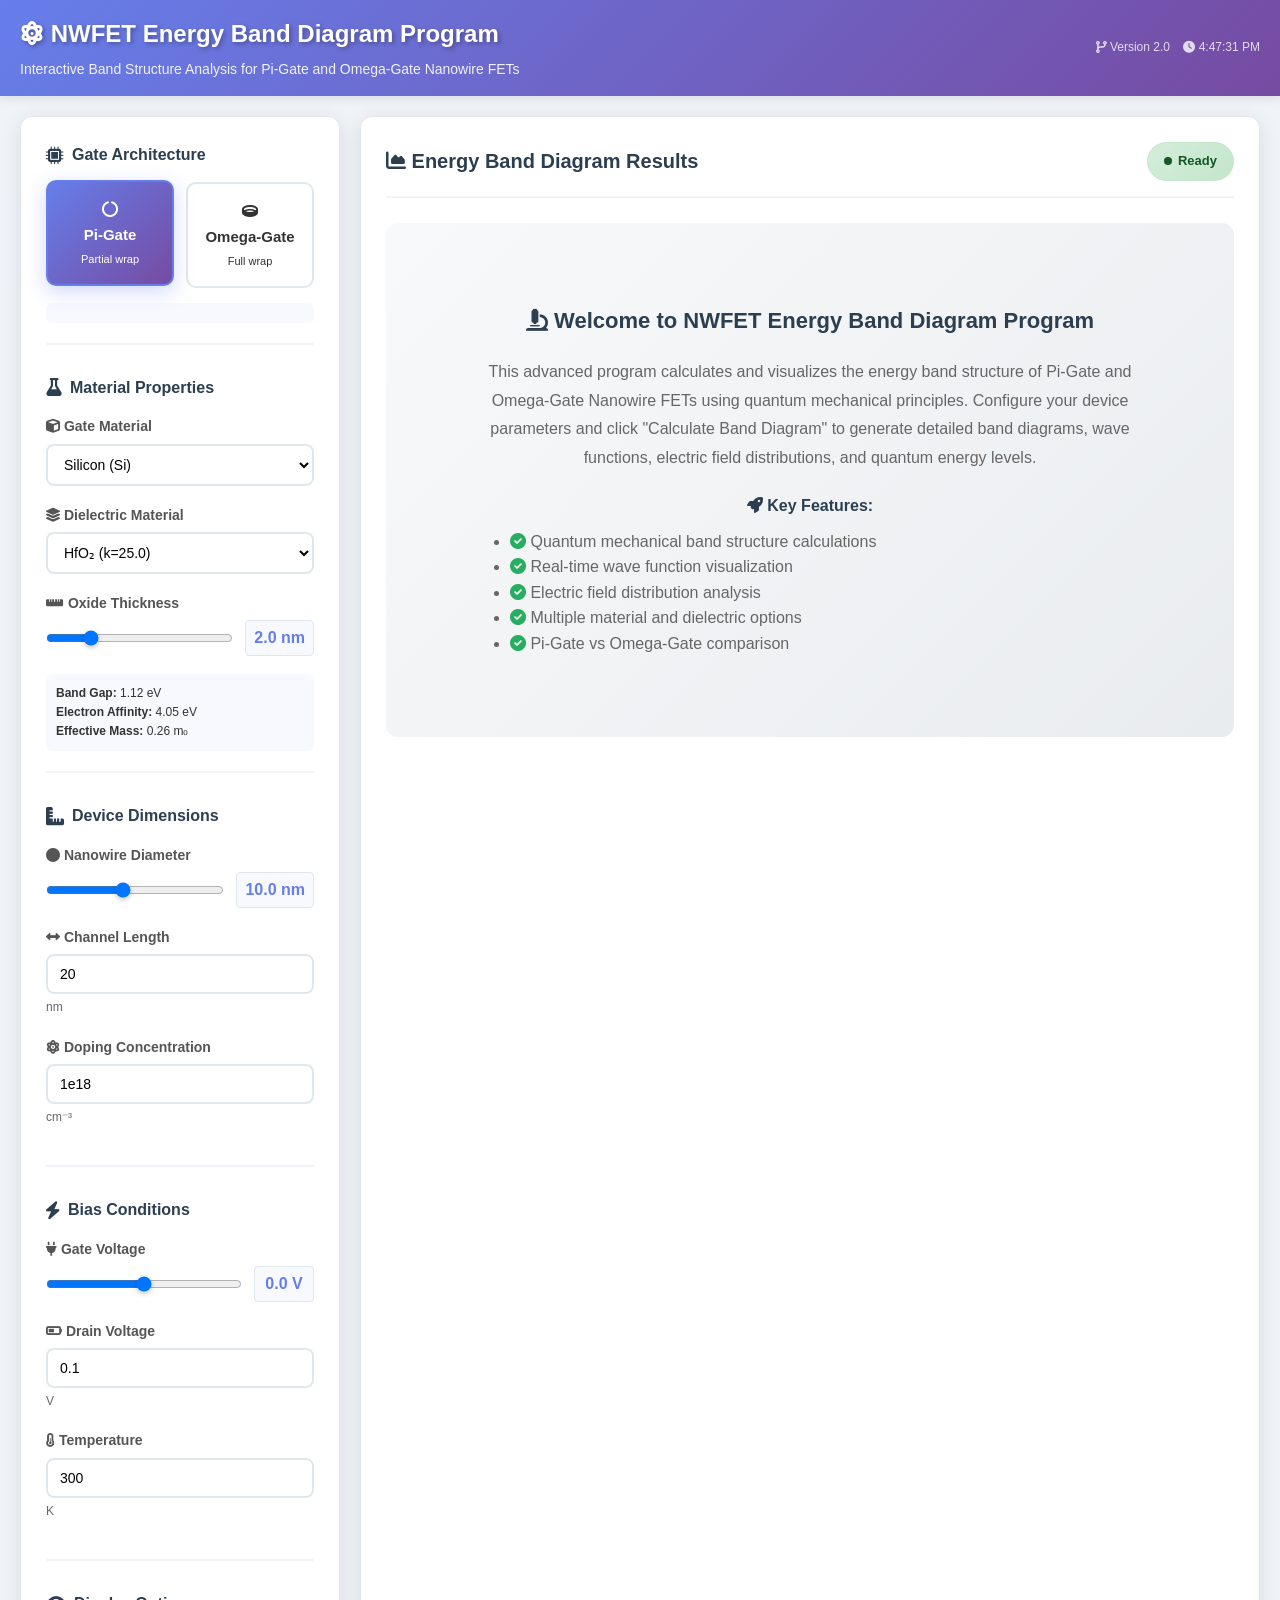
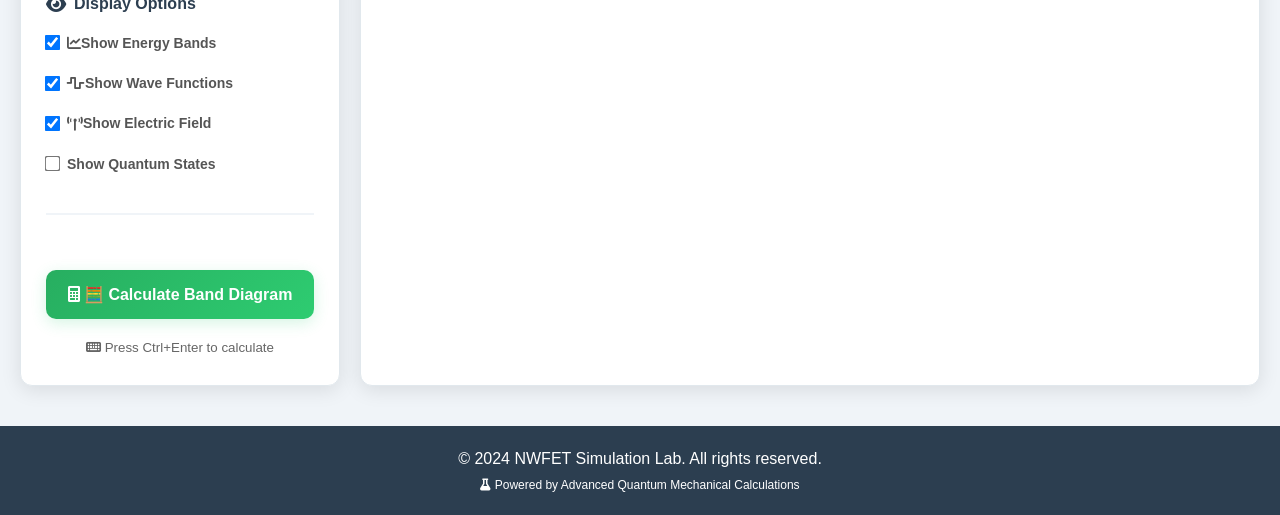
<file: web_app/index.html>
<!DOCTYPE html>
<html lang="en">
<head>
    <meta charset="UTF-8">
    <meta name="viewport" content="width=device-width, initial-scale=1.0">
    <title>NWFET Energy Band Diagram Program</title>
    
    <!-- External Libraries -->
    <link rel="stylesheet" href="https://cdnjs.cloudflare.com/ajax/libs/font-awesome/6.0.0/css/all.min.css">
    <script src="https://cdn.plot.ly/plotly-2.26.0.min.js"></script>
    
    <!-- Local Styles -->
    <link rel="stylesheet" href="css/style.css">
    
    <!-- Meta Tags -->
    <meta name="description" content="Interactive Energy Band Diagram Calculator for Pi-Gate and Omega-Gate Nanowire FETs">
    <meta name="keywords" content="NWFET, Energy Band Diagram, Nanowire FET, Pi-Gate, Omega-Gate, Semiconductor">
    <meta name="author" content="NWFET Simulation Lab">
    
    <!-- Open Graph Meta Tags -->
    <meta property="og:title" content="NWFET Energy Band Diagram Program">
    <meta property="og:description" content="Interactive band structure analysis for nanowire FETs">
    <meta property="og:type" content="website">
    
    <!-- Favicon -->
    <link rel="icon" type="image/x-icon" href="assets/favicon.ico">
</head>
<body>
    <!-- Header -->
    <header class="header">
        <div class="header-content">
            <div>
                <div class="title">
                    <i class="fas fa-atom"></i> NWFET Energy Band Diagram Program
                </div>
                <div class="subtitle">Interactive Band Structure Analysis for Pi-Gate and Omega-Gate Nanowire FETs</div>
            </div>
            <div class="version-info">
                <i class="fas fa-code-branch"></i> Version 2.0
                <span style="margin-left: 10px;">
                    <i class="fas fa-clock"></i> 
                    <span id="current-time"></span>
                </span>
            </div>
        </div>
    </header>

    <!-- Main Container -->
    <div class="main-container">
        <!-- Control Panel -->
        <aside class="control-panel">
            <div class="control-section">
                <div class="section-title">
                    <i class="fas fa-microchip section-icon"></i>
                    Gate Architecture
                </div>
                <div class="gate-selector">
                    <div class="gate-option selected" data-gate="pi">
                        <i class="fas fa-circle-notch"></i>
                        <strong>Pi-Gate</strong>
                        <div style="font-size: 11px; margin-top: 3px;">Partial wrap</div>
                    </div>
                    <div class="gate-option" data-gate="omega">
                        <i class="fas fa-ring"></i>
                        <strong>Omega-Gate</strong>
                        <div style="font-size: 11px; margin-top: 3px;">Full wrap</div>
                    </div>
                </div>
                <div id="gate-info" style="margin-top: 15px; padding: 10px; background: #f8f9ff; border-radius: 6px; font-size: 12px;">
                    <!-- Gate info will be populated here -->
                </div>
            </div>

            <div class="control-section">
                <div class="section-title">
                    <i class="fas fa-flask section-icon"></i>
                    Material Properties
                </div>
                <div class="form-group">
                    <label for="material">
                        <i class="fas fa-cube"></i> Gate Material
                    </label>
                    <select id="material">
                        <option value="Si">Silicon (Si)</option>
                        <option value="Ge">Germanium (Ge)</option>
                        <option value="GaAs">GaAs</option>
                        <option value="InAs">InAs</option>
                    </select>
                </div>
                <div class="form-group">
                    <label for="dielectric">
                        <i class="fas fa-layer-group"></i> Dielectric Material
                    </label>
                    <select id="dielectric">
                        <option value="SiO2">SiO₂ (k=3.9)</option>
                        <option value="Al2O3">Al₂O₃ (k=9.0)</option>
                        <option value="HfO2" selected>HfO₂ (k=25.0)</option>
                        <option value="ZrO2">ZrO₂ (k=25.0)</option>
                        <option value="La2O3">La₂O₃ (k=30.0)</option>
                    </select>
                </div>
                <div class="form-group">
                    <label for="oxide-thickness">
                        <i class="fas fa-ruler-horizontal"></i> Oxide Thickness
                    </label>
                    <div class="range-input">
                        <input type="range" id="oxide-thickness" min="0.5" max="10" value="2" step="0.1">
                        <div class="range-value">2.0 nm</div>
                    </div>
                </div>
                <div id="material-info" style="margin-top: 15px; padding: 10px; background: #f8f9ff; border-radius: 6px; font-size: 12px;">
                    <!-- Material info will be populated here -->
                </div>
            </div>

            <div class="control-section">
                <div class="section-title">
                    <i class="fas fa-ruler-combined section-icon"></i>
                    Device Dimensions
                </div>
                <div class="form-group">
                    <label for="nanowire-diameter">
                        <i class="fas fa-circle"></i> Nanowire Diameter
                    </label>
                    <div class="range-input">
                        <input type="range" id="nanowire-diameter" min="3" max="20" value="10" step="0.5">
                        <div class="range-value">10.0 nm</div>
                    </div>
                </div>
                <div class="form-group">
                    <label for="channel-length">
                        <i class="fas fa-arrows-alt-h"></i> Channel Length
                    </label>
                    <input type="number" id="channel-length" value="20" min="10" max="100" step="5">
                    <small style="color: #666;">nm</small>
                </div>
                <div class="form-group">
                    <label for="doping-concentration">
                        <i class="fas fa-atom"></i> Doping Concentration
                    </label>
                    <input type="number" id="doping-concentration" value="1e18" min="1e16" max="1e20" step="1e16">
                    <small style="color: #666;">cm⁻³</small>
                </div>
            </div>

            <div class="control-section">
                <div class="section-title">
                    <i class="fas fa-bolt section-icon"></i>
                    Bias Conditions
                </div>
                <div class="form-group">
                    <label for="gate-voltage">
                        <i class="fas fa-plug"></i> Gate Voltage
                    </label>
                    <div class="range-input">
                        <input type="range" id="gate-voltage" min="-2" max="2" value="0" step="0.1">
                        <div class="range-value">0.0 V</div>
                    </div>
                </div>
                <div class="form-group">
                    <label for="drain-voltage">
                        <i class="fas fa-battery-half"></i> Drain Voltage
                    </label>
                    <input type="number" id="drain-voltage" value="0.1" min="0" max="1" step="0.01">
                    <small style="color: #666;">V</small>
                </div>
                <div class="form-group">
                    <label for="temperature">
                        <i class="fas fa-thermometer-half"></i> Temperature
                    </label>
                    <input type="number" id="temperature" value="300" min="77" max="500" step="1">
                    <small style="color: #666;">K</small>
                </div>
            </div>

            <div class="control-section">
                <div class="section-title">
                    <i class="fas fa-eye section-icon"></i>
                    Display Options
                </div>
                <div class="form-group">
                    <label>
                        <input type="checkbox" value="show-bands" checked>
                        <i class="fas fa-chart-line"></i> Show Energy Bands
                    </label>
                </div>
                <div class="form-group">
                    <label>
                        <input type="checkbox" value="show-wavefunctions" checked>
                        <i class="fas fa-wave-square"></i> Show Wave Functions
                    </label>
                </div>
                <div class="form-group">
                    <label>
                        <input type="checkbox" value="show-field" checked>
                        <i class="fas fa-broadcast-tower"></i> Show Electric Field
                    </label>
                </div>
                <div class="form-group">
                    <label>
                        <input type="checkbox" value="show-quantum">
                        <i class="fas fa-quantum"></i> Show Quantum States
                    </label>
                </div>
            </div>

            <button class="calculate-btn" onclick="calculateBandDiagram()">
                <i class="fas fa-calculator"></i> 🧮 Calculate Band Diagram
            </button>
            
            <div style="margin-top: 15px; text-align: center;">
                <small style="color: #666;">
                    <i class="fas fa-keyboard"></i> Press Ctrl+Enter to calculate
                </small>
            </div>
        </aside>

        <!-- Results Panel -->
        <main class="results-panel">
            <div class="results-header">
                <div class="results-title">
                    <i class="fas fa-chart-area"></i> Energy Band Diagram Results
                </div>
                <div class="status ready" id="status">
                    <div class="status-dot"></div> Ready
                </div>
            </div>

            <div id="welcome-content" class="welcome-message">
                <h3>
                    <i class="fas fa-microscope"></i> Welcome to NWFET Energy Band Diagram Program
                </h3>
                <p>
                    This advanced program calculates and visualizes the energy band structure of Pi-Gate and Omega-Gate Nanowire FETs using quantum mechanical principles. 
                    Configure your device parameters and click "Calculate Band Diagram" to generate detailed band diagrams, 
                    wave functions, electric field distributions, and quantum energy levels.
                </p>
                <div style="margin-top: 20px;">
                    <h4 style="color: #2c3e50; margin-bottom: 10px;">
                        <i class="fas fa-rocket"></i> Key Features:
                    </h4>
                    <ul style="text-align: left; max-width: 600px; margin: 0 auto;">
                        <li><i class="fas fa-check-circle" style="color: #27ae60;"></i> Quantum mechanical band structure calculations</li>
                        <li><i class="fas fa-check-circle" style="color: #27ae60;"></i> Real-time wave function visualization</li>
                        <li><i class="fas fa-check-circle" style="color: #27ae60;"></i> Electric field distribution analysis</li>
                        <li><i class="fas fa-check-circle" style="color: #27ae60;"></i> Multiple material and dielectric options</li>
                        <li><i class="fas fa-check-circle" style="color: #27ae60;"></i> Pi-Gate vs Omega-Gate comparison</li>
                    </ul>
                </div>
            </div>

            <div id="results-content" style="display: none;">
                <div class="tabs">
                    <button class="tab active" onclick="switchTab('band')">
                        <i class="fas fa-chart-line"></i> Band Diagram
                    </button>
                    <button class="tab" onclick="switchTab('wavefunction')">
                        <i class="fas fa-wave-square"></i> Wave Functions
                    </button>
                    <button class="tab" onclick="switchTab('electric-field')">
                        <i class="fas fa-broadcast-tower"></i> Electric Field
                    </button>
                    <button class="tab" onclick="switchTab('quantum')">
                        <i class="fas fa-quantum"></i> Quantum States
                    </button>
                    <button class="tab" onclick="switchTab('parameters')">
                        <i class="fas fa-cogs"></i> Parameters
                    </button>
                </div>

                <div id="band-tab" class="tab-content active">
                    <div class="diagram-container">
                        <div class="diagram-title">
                            <i class="fas fa-chart-line"></i> Energy Band Diagram
                        </div>
                        <div class="band-diagram" id="band-diagram">
                            <div class="loading-overlay" id="band-loading" style="display: none;">
                                <div class="loading-spinner"></div>
                                <div style="margin-top: 10px; font-size: 14px; color: #666;">Calculating band structure...</div>
                            </div>
                        </div>
                    </div>
                </div>

                <div id="wavefunction-tab" class="tab-content">
                    <div class="diagram-container">
                        <div class="diagram-title">
                            <i class="fas fa-wave-square"></i> Wave Function Probability Density
                        </div>
                        <div class="band-diagram" id="wavefunction-diagram"></div>
                    </div>
                </div>

                <div id="electric-field-tab" class="tab-content">
                    <div class="diagram-container">
                        <div class="diagram-title">
                            <i class="fas fa-broadcast-tower"></i> Electric Field Distribution
                        </div>
                        <div class="band-diagram" id="electric-field-diagram"></div>
                    </div>
                </div>

                <div id="quantum-tab" class="tab-content">
                    <div class="diagram-container">
                        <div class="diagram-title">
                            <i class="fas fa-quantum"></i> Quantum Energy Levels
                        </div>
                        <div class="band-diagram" id="quantum-diagram"></div>
                    </div>
                </div>

                <div id="parameters-tab" class="tab-content">
                    <div class="parameters-display">
                        <div class="parameters-title">
                            <i class="fas fa-info-circle"></i> Calculated Parameters
                        </div>
                        <div class="parameter-grid" id="parameter-grid">
                            <!-- Parameters will be populated here -->
                        </div>
                    </div>
                </div>

                <div class="export-buttons">
                    <button class="export-btn" onclick="exportDiagram('png')">
                        <i class="fas fa-image"></i> 📷 Export PNG
                    </button>
                    <button class="export-btn" onclick="exportDiagram('svg')">
                        <i class="fas fa-vector-square"></i> 🎨 Export SVG
                    </button>
                    <button class="export-btn" onclick="exportData('csv')">
                        <i class="fas fa-file-csv"></i> 📊 Export CSV
                    </button>
                    <button class="export-btn" onclick="exportData('json')">
                        <i class="fas fa-file-code"></i> 📄 Export JSON
                    </button>
                    <button class="export-btn" onclick="shareResults()">
                        <i class="fas fa-share-alt"></i> 🔗 Share Results
                    </button>
                </div>
            </div>
        </main>
    </div>

    <!-- Footer -->
    <footer style="background: #2c3e50; color: white; text-align: center; padding: 20px; margin-top: 40px;">
        <p>&copy; 2024 NWFET Simulation Lab. All rights reserved.</p>
        <p style="font-size: 12px; margin-top: 5px;">
            <i class="fas fa-flask"></i> Powered by Advanced Quantum Mechanical Calculations
        </p>
    </footer>

    <!-- JavaScript -->
    <script src="js/main.js"></script>
    
    <!-- Time Display Script -->
    <script>
        function updateTime() {
            const now = new Date();
            const timeString = now.toLocaleTimeString();
            document.getElementById('current-time').textContent = timeString;
        }
        
        updateTime();
        setInterval(updateTime, 1000);
    </script>
</body>
</html>
</file>
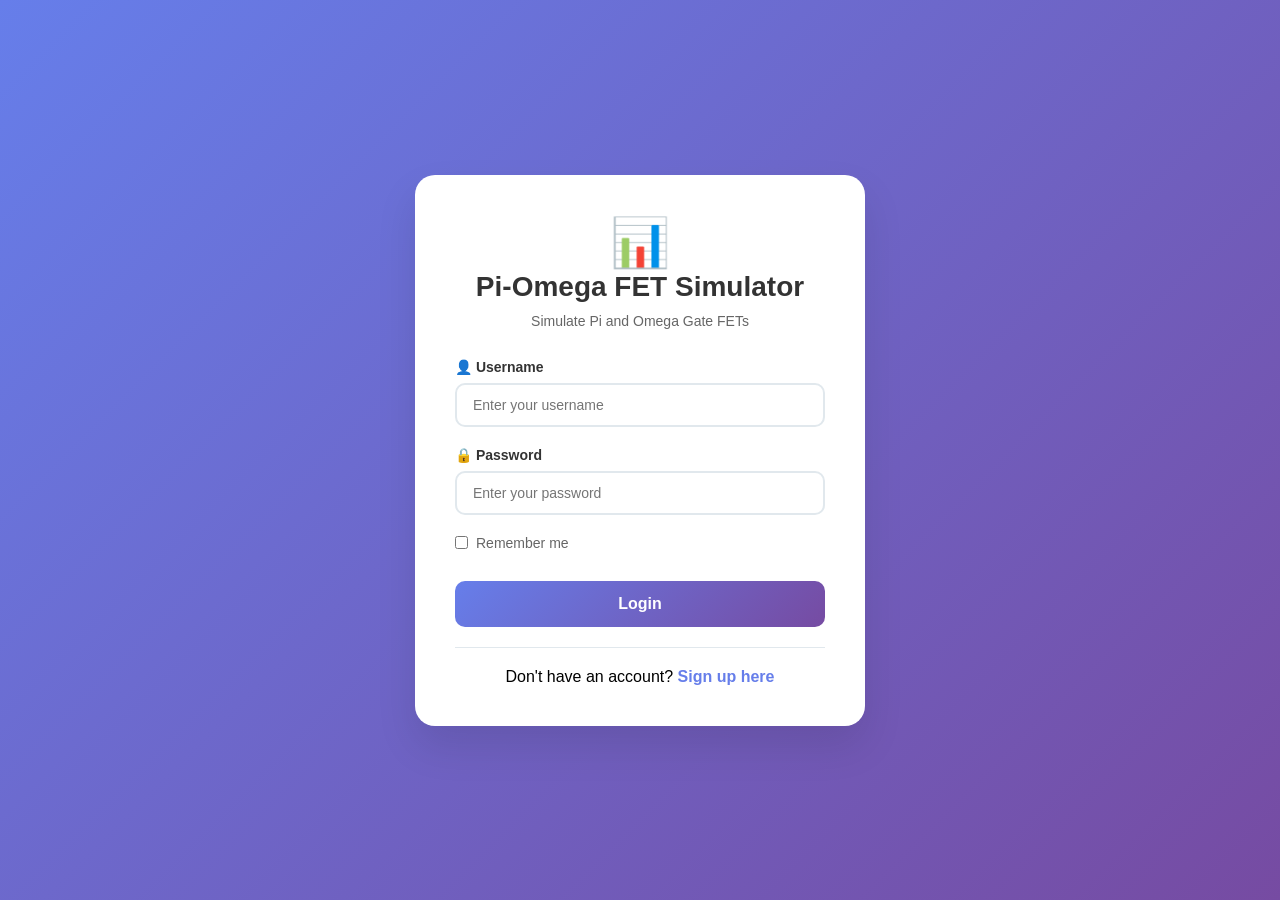
<file: web_app/templates/login.html>
<!DOCTYPE html>
<html lang="en">
<head>
    <meta charset="UTF-8">
    <meta name="viewport" content="width=device-width, initial-scale=1.0">
    <title>Login - Pi-Omega FET Simulator</title>
    <style>
        * {
            margin: 0;
            padding: 0;
            box-sizing: border-box;
        }

        body {
            font-family: 'Segoe UI', Tahoma, Geneva, Verdana, sans-serif;
            background: linear-gradient(135deg, #667eea 0%, #764ba2 100%);
            min-height: 100vh;
            display: flex;
            align-items: center;
            justify-content: center;
        }

        .login-container {
            background: white;
            border-radius: 20px;
            box-shadow: 0 20px 40px rgba(0,0,0,0.1);
            padding: 40px;
            width: 100%;
            max-width: 450px;
            text-align: center;
        }

        .logo {
            margin-bottom: 30px;
        }

        .logo h1 {
            color: #333;
            font-size: 28px;
            margin-bottom: 10px;
        }

        .logo p {
            color: #666;
            font-size: 14px;
        }

        .form-group {
            margin-bottom: 20px;
            text-align: left;
        }

        .form-group label {
            display: block;
            margin-bottom: 8px;
            color: #333;
            font-weight: 600;
            font-size: 14px;
        }

        .form-group input {
            width: 100%;
            padding: 12px 16px;
            border: 2px solid #e1e8ed;
            border-radius: 10px;
            font-size: 14px;
            transition: all 0.3s ease;
        }

        .form-group input:focus {
            outline: none;
            border-color: #667eea;
            box-shadow: 0 0 0 3px rgba(102, 126, 234, 0.1);
        }

        .login-btn {
            width: 100%;
            padding: 14px;
            background: linear-gradient(135deg, #667eea 0%, #764ba2 100%);
            color: white;
            border: none;
            border-radius: 10px;
            font-size: 16px;
            font-weight: 600;
            cursor: pointer;
            transition: all 0.3s ease;
            margin-top: 10px;
        }

        .login-btn:hover {
            transform: translateY(-2px);
            box-shadow: 0 6px 20px rgba(102, 126, 234, 0.3);
        }

        .login-btn:disabled {
            background: #ccc;
            cursor: not-allowed;
            transform: none;
        }

        .signup-link {
            margin-top: 20px;
            padding-top: 20px;
            border-top: 1px solid #e1e8ed;
        }

        .signup-link a {
            color: #667eea;
            text-decoration: none;
            font-weight: 600;
        }

        .signup-link a:hover {
            text-decoration: underline;
        }

        .error-message {
            background: #fee;
            color: #c33;
            padding: 12px;
            border-radius: 8px;
            margin-bottom: 20px;
            border: 1px solid #fcc;
            display: none;
        }

        .success-message {
            background: #efe;
            color: #3c3;
            padding: 12px;
            border-radius: 8px;
            margin-bottom: 20px;
            border: 1px solid #cfc;
            display: none;
        }

        .loading {
            display: none;
            margin-top: 10px;
        }

        .loading-spinner {
            display: inline-block;
            width: 20px;
            height: 20px;
            border: 3px solid #f3f3f3;
            border-top: 3px solid #667eea;
            border-radius: 50%;
            animation: spin 1s linear infinite;
        }

        @keyframes spin {
            0% { transform: rotate(0deg); }
            100% { transform: rotate(360deg); }
        }

        .remember-me {
            display: flex;
            align-items: center;
            margin-bottom: 20px;
            text-align: left;
        }

        .remember-me input {
            margin-right: 8px;
        }

        .remember-me label {
            font-size: 14px;
            color: #666;
            cursor: pointer;
        }
    </style>
</head>
<body>
    <div class="login-container">
        <div class="logo">
            <span style="font-size: 48px; color: #667eea; margin-bottom: 10px;">📊</span>
            <h1>Pi-Omega FET Simulator</h1>
            <p>Simulate Pi and Omega Gate FETs</p>
        </div>

        <div class="error-message" id="error-message"></div>
        <div class="success-message" id="success-message"></div>

        <form id="login-form">
            <div class="form-group">
                <label for="username">👤 Username</label>
                <input type="text" id="username" name="username" required 
                       placeholder="Enter your username">
            </div>

            <div class="form-group">
                <label for="password">🔒 Password</label>
                <input type="password" id="password" name="password" required 
                       placeholder="Enter your password">
            </div>

            <div class="remember-me">
                <input type="checkbox" id="remember" name="remember">
                <label for="remember">Remember me</label>
            </div>

            <button type="submit" class="login-btn" id="login-btn">Login</button>

            <div class="loading" id="loading">
                <div class="loading-spinner"></div>
                <span style="margin-left: 10px;">Logging in...</span>
            </div>
        </form>

        <div class="signup-link">
            <p>Don't have an account? <a href="/signup">Sign up here</a></p>
        </div>
    </div>

    <script>
        document.getElementById('login-form').addEventListener('submit', async function(e) {
            e.preventDefault();
            
            const errorDiv = document.getElementById('error-message');
            const successDiv = document.getElementById('success-message');
            const loadingDiv = document.getElementById('loading');
            const loginBtn = document.getElementById('login-btn');
            
            // Hide messages
            errorDiv.style.display = 'none';
            successDiv.style.display = 'none';
            
            // Get form data
            const formData = new FormData(this);
            const data = new URLSearchParams(formData);
            
            // Show loading
            loadingDiv.style.display = 'block';
            loginBtn.disabled = true;
            loginBtn.innerHTML = '🔄 Logging in...';
            
            try {
                const response = await fetch('/api/login', {
                    method: 'POST',
                    headers: {
                        'Content-Type': 'application/x-www-form-urlencoded',
                    },
                    body: data
                });
                
                const result = await response.json();
                
                if (result.success) {
                    successDiv.textContent = 'Login successful! Redirecting...';
                    successDiv.style.display = 'block';
                    
                    // Redirect to dashboard
                    setTimeout(() => {
                        window.location.href = '/dashboard';
                    }, 1500);
                } else {
                    errorDiv.textContent = result.error || 'Login failed';
                    errorDiv.style.display = 'block';
                }
            } catch (error) {
                errorDiv.textContent = 'Network error. Please try again.';
                errorDiv.style.display = 'block';
            } finally {
                // Hide loading
                loadingDiv.style.display = 'none';
                loginBtn.disabled = false;
                loginBtn.innerHTML = 'Login';
            }
        });

        // Check auth on page load - REMOVED to improve performance
    </script>
</body>
</html>
</file>
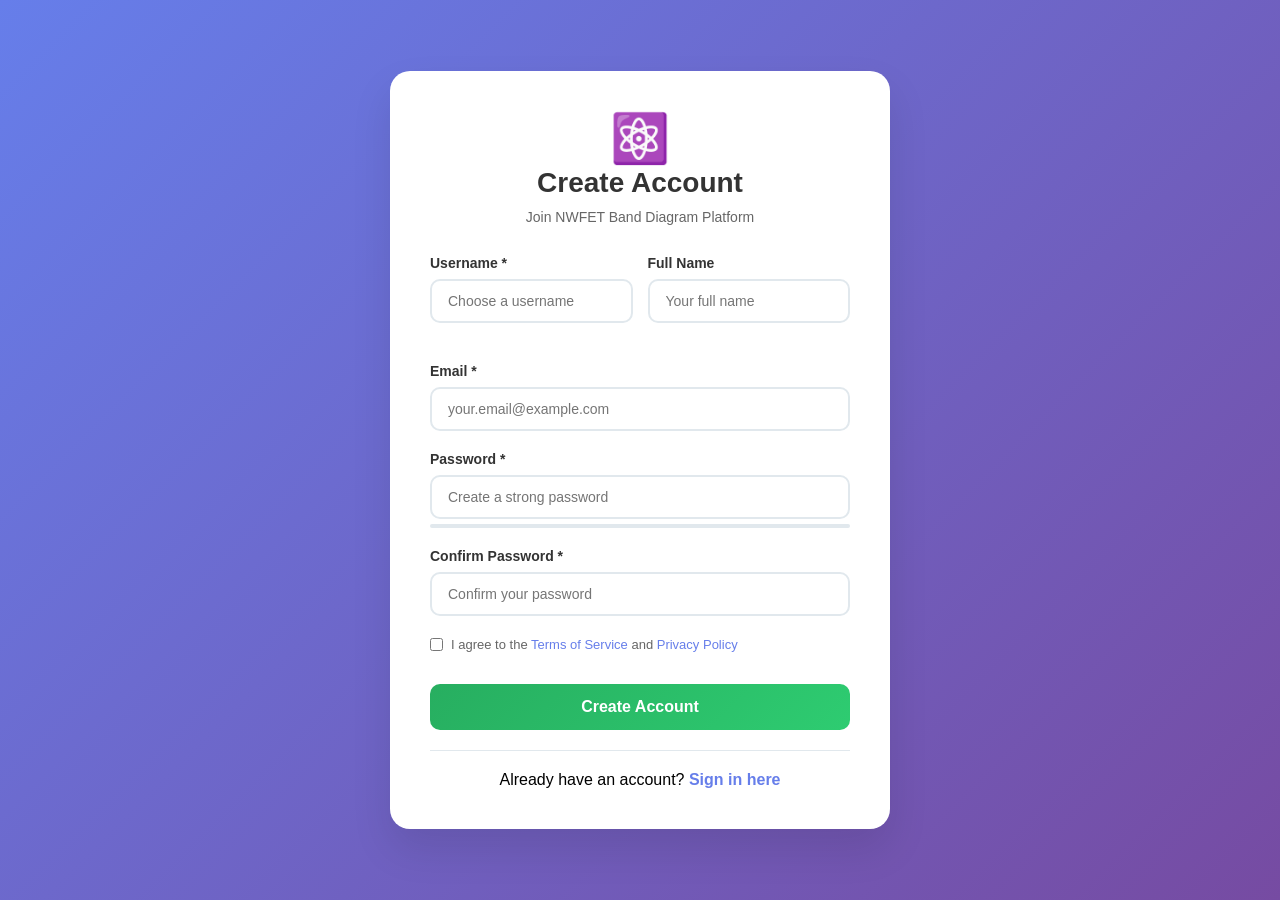
<file: web_app/templates/signup.html>
<!DOCTYPE html>
<html lang="en">
<head>
    <meta charset="UTF-8">
    <meta name="viewport" content="width=device-width, initial-scale=1.0">
    <title>Sign Up - NWFET Energy Band Diagram</title>
    <style>
        * {
            margin: 0;
            padding: 0;
            box-sizing: border-box;
        }

        body {
            font-family: 'Segoe UI', Tahoma, Geneva, Verdana, sans-serif;
            background: linear-gradient(135deg, #667eea 0%, #764ba2 100%);
            min-height: 100vh;
            display: flex;
            align-items: center;
            justify-content: center;
            padding: 20px;
        }

        .signup-container {
            background: white;
            border-radius: 20px;
            box-shadow: 0 20px 40px rgba(0,0,0,0.1);
            padding: 40px;
            width: 100%;
            max-width: 500px;
            text-align: center;
        }

        .logo {
            margin-bottom: 30px;
        }

        .logo h1 {
            color: #333;
            font-size: 28px;
            margin-bottom: 10px;
        }

        .logo p {
            color: #666;
            font-size: 14px;
        }

        .form-row {
            display: flex;
            gap: 15px;
            margin-bottom: 20px;
        }

        .form-group {
            margin-bottom: 20px;
            text-align: left;
            flex: 1;
        }

        .form-group label {
            display: block;
            margin-bottom: 8px;
            color: #333;
            font-weight: 600;
            font-size: 14px;
        }

        .form-group input {
            width: 100%;
            padding: 12px 16px;
            border: 2px solid #e1e8ed;
            border-radius: 10px;
            font-size: 14px;
            transition: all 0.3s ease;
        }

        .form-group input:focus {
            outline: none;
            border-color: #667eea;
            box-shadow: 0 0 0 3px rgba(102, 126, 234, 0.1);
        }

        .password-strength {
            margin-top: 5px;
            font-size: 12px;
            height: 4px;
            background: #e1e8ed;
            border-radius: 2px;
            overflow: hidden;
        }

        .password-strength-bar {
            height: 100%;
            width: 0;
            transition: width 0.3s ease;
        }

        .password-strength-bar.weak {
            width: 33%;
            background: #e74c3c;
        }

        .password-strength-bar.medium {
            width: 66%;
            background: #f39c12;
        }

        .password-strength-bar.strong {
            width: 100%;
            background: #27ae60;
        }

        .signup-btn {
            width: 100%;
            padding: 14px;
            background: linear-gradient(135deg, #27ae60 0%, #2ecc71 100%);
            color: white;
            border: none;
            border-radius: 10px;
            font-size: 16px;
            font-weight: 600;
            cursor: pointer;
            transition: all 0.3s ease;
            margin-top: 10px;
        }

        .signup-btn:hover {
            transform: translateY(-2px);
            box-shadow: 0 6px 20px rgba(46, 204, 113, 0.3);
        }

        .signup-btn:disabled {
            background: #ccc;
            cursor: not-allowed;
            transform: none;
        }

        .login-link {
            margin-top: 20px;
            padding-top: 20px;
            border-top: 1px solid #e1e8ed;
        }

        .login-link a {
            color: #667eea;
            text-decoration: none;
            font-weight: 600;
        }

        .login-link a:hover {
            text-decoration: underline;
        }

        .error-message {
            background: #fee;
            color: #c33;
            padding: 12px;
            border-radius: 8px;
            margin-bottom: 20px;
            border: 1px solid #fcc;
            display: none;
        }

        .success-message {
            background: #efe;
            color: #3c3;
            padding: 12px;
            border-radius: 8px;
            margin-bottom: 20px;
            border: 1px solid #cfc;
            display: none;
        }

        .loading {
            display: none;
            margin-top: 10px;
        }

        .loading-spinner {
            display: inline-block;
            width: 20px;
            height: 20px;
            border: 3px solid #f3f3f3;
            border-top: 3px solid #27ae60;
            border-radius: 50%;
            animation: spin 1s linear infinite;
        }

        @keyframes spin {
            0% { transform: rotate(0deg); }
            100% { transform: rotate(360deg); }
        }

        .terms-checkbox {
            display: flex;
            align-items: flex-start;
            margin-bottom: 20px;
            text-align: left;
        }

        .terms-checkbox input {
            margin-right: 8px;
            margin-top: 2px;
        }

        .terms-checkbox label {
            font-size: 13px;
            color: #666;
            cursor: pointer;
            line-height: 1.4;
        }

        .terms-checkbox a {
            color: #667eea;
            text-decoration: none;
        }

        .terms-checkbox a:hover {
            text-decoration: underline;
        }

        .validation-message {
            font-size: 12px;
            color: #e74c3c;
            margin-top: 5px;
            display: none;
        }
    </style>
</head>
<body>
    <div class="signup-container">
        <div class="logo">
            <span style="font-size: 48px; color: #667eea; margin-bottom: 10px;">⚛️</span>
            <h1>Create Account</h1>
            <p>Join NWFET Band Diagram Platform</p>
        </div>

        <div class="error-message" id="error-message"></div>
        <div class="success-message" id="success-message"></div>

        <form id="signup-form">
            <div class="form-row">
                <div class="form-group">
                    <label for="username">
                        <i class="fas fa-user"></i> Username *
                    </label>
                    <input type="text" id="username" name="username" required 
                           placeholder="Choose a username" minlength="3" maxlength="20">
                    <div class="validation-message" id="username-validation"></div>
                </div>
                <div class="form-group">
                    <label for="full_name">
                        <i class="fas fa-id-card"></i> Full Name
                    </label>
                    <input type="text" id="full_name" name="full_name" 
                           placeholder="Your full name" maxlength="50">
                </div>
            </div>

            <div class="form-group">
                <label for="email">
                    <i class="fas fa-envelope"></i> Email *
                </label>
                <input type="email" id="email" name="email" required 
                       placeholder="your.email@example.com">
                <div class="validation-message" id="email-validation"></div>
            </div>

            <div class="form-group">
                <label for="password">
                    <i class="fas fa-lock"></i> Password *
                </label>
                <input type="password" id="password" name="password" required 
                       placeholder="Create a strong password" minlength="6">
                <div class="password-strength">
                    <div class="password-strength-bar" id="password-strength-bar"></div>
                </div>
                <div class="validation-message" id="password-validation"></div>
            </div>

            <div class="form-group">
                <label for="confirm_password">
                    <i class="fas fa-lock"></i> Confirm Password *
                </label>
                <input type="password" id="confirm_password" name="confirm_password" required 
                       placeholder="Confirm your password">
                <div class="validation-message" id="confirm-password-validation"></div>
            </div>

            <div class="terms-checkbox">
                <input type="checkbox" id="terms" name="terms" required>
                <label for="terms">
                    I agree to the <a href="#" onclick="showTerms()">Terms of Service</a> and <a href="#" onclick="showPrivacy()">Privacy Policy</a>
                </label>
            </div>

            <button type="submit" class="signup-btn" id="signup-btn">
                <i class="fas fa-user-plus"></i> Create Account
            </button>

            <div class="loading" id="loading">
                <div class="loading-spinner"></div>
                <span style="margin-left: 10px;">Creating account...</span>
            </div>
        </form>

        <div class="login-link">
            <p>Already have an account? <a href="/login">Sign in here</a></p>
        </div>
    </div>

    <script>
        // Password strength checker
        function checkPasswordStrength(password) {
            let strength = 0;
            const strengthBar = document.getElementById('password-strength-bar');
            
            if (password.length >= 8) strength++;
            if (password.match(/[a-z]/) && password.match(/[A-Z]/)) strength++;
            if (password.match(/[0-9]/)) strength++;
            if (password.match(/[^a-zA-Z0-9]/)) strength++;
            
            strengthBar.className = 'password-strength-bar';
            
            if (strength <= 1) {
                strengthBar.classList.add('weak');
            } else if (strength === 2) {
                strengthBar.classList.add('medium');
            } else {
                strengthBar.classList.add('strong');
            }
        }

        // Real-time validation
        document.getElementById('username').addEventListener('input', function() {
            const username = this.value;
            const validation = document.getElementById('username-validation');
            
            if (username.length < 3) {
                validation.textContent = 'Username must be at least 3 characters';
                validation.style.display = 'block';
            } else if (!/^[a-zA-Z0-9_]+$/.test(username)) {
                validation.textContent = 'Username can only contain letters, numbers, and underscores';
                validation.style.display = 'block';
            } else {
                validation.style.display = 'none';
            }
        });

        document.getElementById('email').addEventListener('input', function() {
            const email = this.value;
            const validation = document.getElementById('email-validation');
            
            if (!/^[^\s@]+@[^\s@]+\.[^\s@]+$/.test(email)) {
                validation.textContent = 'Please enter a valid email address';
                validation.style.display = 'block';
            } else {
                validation.style.display = 'none';
            }
        });

        document.getElementById('password').addEventListener('input', function() {
            const password = this.value;
            const validation = document.getElementById('password-validation');
            
            checkPasswordStrength(password);
            
            if (password.length < 6) {
                validation.textContent = 'Password must be at least 6 characters';
                validation.style.display = 'block';
            } else {
                validation.style.display = 'none';
            }
            
            // Check confirm password if it has value
            const confirmPassword = document.getElementById('confirm_password').value;
            if (confirmPassword) {
                validatePasswordMatch();
            }
        });

        document.getElementById('confirm_password').addEventListener('input', validatePasswordMatch);

        function validatePasswordMatch() {
            const password = document.getElementById('password').value;
            const confirmPassword = document.getElementById('confirm_password').value;
            const validation = document.getElementById('confirm-password-validation');
            
            if (password !== confirmPassword) {
                validation.textContent = 'Passwords do not match';
                validation.style.display = 'block';
            } else {
                validation.style.display = 'none';
            }
        }

        // Form submission
        document.getElementById('signup-form').addEventListener('submit', async function(e) {
            e.preventDefault();
            
            const errorDiv = document.getElementById('error-message');
            const successDiv = document.getElementById('success-message');
            const loadingDiv = document.getElementById('loading');
            const signupBtn = document.getElementById('signup-btn');
            
            // Validate all fields
            const password = document.getElementById('password').value;
            const confirmPassword = document.getElementById('confirm_password').value;
            const termsAccepted = document.getElementById('terms').checked;
            
            if (password !== confirmPassword) {
                errorDiv.textContent = 'Passwords do not match';
                errorDiv.style.display = 'block';
                return;
            }
            
            if (!termsAccepted) {
                errorDiv.textContent = 'You must accept the terms of service';
                errorDiv.style.display = 'block';
                return;
            }
            
            // Hide messages
            errorDiv.style.display = 'none';
            successDiv.style.display = 'none';
            
            // Get form data
            const formData = new FormData(this);
            const data = new URLSearchParams(formData);
            
            // Show loading
            loadingDiv.style.display = 'block';
            signupBtn.disabled = true;
            signupBtn.innerHTML = '<i class="fas fa-spinner fa-spin"></i> Creating account...';
            
            try {
                const response = await fetch('/api/signup', {
                    method: 'POST',
                    headers: {
                        'Content-Type': 'application/x-www-form-urlencoded',
                    },
                    body: data
                });
                
                const result = await response.json();
                
                if (result.success) {
                    successDiv.textContent = 'Account created successfully! Redirecting to login...';
                    successDiv.style.display = 'block';
                    
                    // Redirect to login
                    setTimeout(() => {
                        window.location.href = '/login';
                    }, 2000);
                } else {
                    errorDiv.textContent = result.error || 'Account creation failed';
                    errorDiv.style.display = 'block';
                }
            } catch (error) {
                errorDiv.textContent = 'Network error. Please try again.';
                errorDiv.style.display = 'block';
            } finally {
                // Hide loading
                loadingDiv.style.display = 'none';
                signupBtn.disabled = false;
                signupBtn.innerHTML = '<i class="fas fa-user-plus"></i> Create Account';
            }
        });

        function showTerms() {
            alert('Terms of Service:\n\n1. Use this platform for educational and research purposes\n2. Do not share your login credentials\n3. Respect intellectual property rights\n4. Report any bugs or issues\n5. Be respectful to other users');
        }

        function showPrivacy() {
            alert('Privacy Policy:\n\n1. We collect only necessary information for account management\n2. Your calculation results are stored privately\n3. We do not share your data with third parties\n4. You can request data deletion at any time\n5. We use cookies for session management only');
        }
    </script>
</body>
</html>
</file>
<file: web_app/css/style.css>
/* NWFET Energy Band Diagram Program - Main Styles */

* {
    margin: 0;
    padding: 0;
    box-sizing: border-box;
}

body {
    font-family: 'Segoe UI', Tahoma, Geneva, Verdana, sans-serif;
    background: #f0f4f8;
    color: #333;
    line-height: 1.6;
}

/* Header Styles */
.header {
    background: linear-gradient(135deg, #667eea 0%, #764ba2 100%);
    color: white;
    padding: 15px 0;
    box-shadow: 0 2px 10px rgba(0,0,0,0.1);
    position: sticky;
    top: 0;
    z-index: 1000;
}

.header-content {
    max-width: 1400px;
    margin: 0 auto;
    padding: 0 20px;
    display: flex;
    justify-content: space-between;
    align-items: center;
}

.title {
    font-size: 24px;
    font-weight: bold;
    text-shadow: 2px 2px 4px rgba(0,0,0,0.3);
}

.subtitle {
    font-size: 14px;
    opacity: 0.9;
    margin-top: 5px;
}

.version-info {
    font-size: 12px;
    opacity: 0.8;
}

/* Main Layout */
.main-container {
    max-width: 1400px;
    margin: 20px auto;
    padding: 0 20px;
    display: grid;
    grid-template-columns: 320px 1fr;
    gap: 20px;
    min-height: calc(100vh - 100px);
}

/* Control Panel */
.control-panel {
    background: white;
    border-radius: 12px;
    box-shadow: 0 4px 20px rgba(0,0,0,0.1);
    padding: 25px;
    height: fit-content;
    position: sticky;
    top: 100px;
    border: 1px solid #e1e8ed;
}

.control-section {
    margin-bottom: 30px;
    padding-bottom: 20px;
    border-bottom: 2px solid #f0f4f8;
}

.control-section:last-child {
    border-bottom: none;
    margin-bottom: 0;
}

.section-title {
    font-size: 16px;
    font-weight: bold;
    color: #2c3e50;
    margin-bottom: 15px;
    display: flex;
    align-items: center;
    gap: 8px;
}

.section-icon {
    font-size: 18px;
}

/* Form Elements */
.form-group {
    margin-bottom: 18px;
}

.form-group label {
    display: block;
    margin-bottom: 6px;
    font-size: 14px;
    color: #555;
    font-weight: 600;
}

.form-group input,
.form-group select {
    width: 100%;
    padding: 10px 12px;
    border: 2px solid #e1e8ed;
    border-radius: 8px;
    font-size: 14px;
    transition: all 0.3s ease;
    background: #fff;
}

.form-group input:focus,
.form-group select:focus {
    outline: none;
    border-color: #667eea;
    box-shadow: 0 0 0 3px rgba(102, 126, 234, 0.1);
    transform: translateY(-1px);
}

.form-group small {
    color: #666;
    font-size: 12px;
    margin-top: 4px;
    display: block;
}

/* Range Inputs */
.range-input {
    display: flex;
    align-items: center;
    gap: 12px;
}

.range-input input[type="range"] {
    flex: 1;
    height: 6px;
    background: #e1e8ed;
    outline: none;
    border-radius: 3px;
    cursor: pointer;
}

.range-input input[type="range"]::-webkit-slider-thumb {
    appearance: none;
    width: 18px;
    height: 18px;
    background: #667eea;
    border-radius: 50%;
    cursor: pointer;
    box-shadow: 0 2px 4px rgba(0,0,0,0.2);
    transition: all 0.3s ease;
}

.range-input input[type="range"]::-webkit-slider-thumb:hover {
    transform: scale(1.2);
    box-shadow: 0 3px 8px rgba(102, 126, 234, 0.4);
}

.range-value {
    min-width: 60px;
    text-align: center;
    font-weight: bold;
    color: #667eea;
    background: #f8f9ff;
    padding: 4px 8px;
    border-radius: 4px;
    border: 1px solid #e1e8ed;
}

/* Gate Selector */
.gate-selector {
    display: grid;
    grid-template-columns: 1fr 1fr;
    gap: 12px;
}

.gate-option {
    padding: 15px;
    border: 2px solid #e1e8ed;
    border-radius: 10px;
    text-align: center;
    cursor: pointer;
    transition: all 0.3s ease;
    background: #fff;
}

.gate-option:hover {
    border-color: #667eea;
    background: #f8f9ff;
    transform: translateY(-2px);
    box-shadow: 0 4px 12px rgba(102, 126, 234, 0.15);
}

.gate-option.selected {
    background: linear-gradient(135deg, #667eea 0%, #764ba2 100%);
    color: white;
    border-color: #667eea;
    transform: translateY(-2px);
    box-shadow: 0 6px 20px rgba(102, 126, 234, 0.3);
}

.gate-option strong {
    display: block;
    font-size: 15px;
    margin-bottom: 4px;
}

.gate-option small {
    font-size: 12px;
    opacity: 0.9;
}

/* Calculate Button */
.calculate-btn {
    width: 100%;
    padding: 15px;
    background: linear-gradient(135deg, #27ae60 0%, #2ecc71 100%);
    color: white;
    border: none;
    border-radius: 10px;
    font-size: 16px;
    font-weight: bold;
    cursor: pointer;
    transition: all 0.3s ease;
    margin-top: 25px;
    box-shadow: 0 4px 15px rgba(46, 204, 113, 0.2);
}

.calculate-btn:hover:not(:disabled) {
    transform: translateY(-2px);
    box-shadow: 0 6px 25px rgba(46, 204, 113, 0.4);
}

.calculate-btn:disabled {
    background: linear-gradient(135deg, #95a5a6 0%, #7f8c8d 100%);
    cursor: not-allowed;
    transform: none;
    box-shadow: none;
}

/* Results Panel */
.results-panel {
    background: white;
    border-radius: 12px;
    box-shadow: 0 4px 20px rgba(0,0,0,0.1);
    padding: 25px;
    border: 1px solid #e1e8ed;
}

.results-header {
    display: flex;
    justify-content: space-between;
    align-items: center;
    margin-bottom: 25px;
    padding-bottom: 15px;
    border-bottom: 2px solid #f0f4f8;
}

.results-title {
    font-size: 20px;
    font-weight: bold;
    color: #2c3e50;
}

.status {
    padding: 8px 16px;
    border-radius: 25px;
    font-size: 13px;
    font-weight: bold;
    display: flex;
    align-items: center;
    gap: 6px;
}

.status.ready {
    background: linear-gradient(135deg, #d4edda 0%, #c3e6cb 100%);
    color: #155724;
    border: 1px solid #c3e6cb;
}

.status.calculating {
    background: linear-gradient(135deg, #fff3cd 0%, #ffeaa7 100%);
    color: #856404;
    border: 1px solid #ffeaa7;
}

.status.complete {
    background: linear-gradient(135deg, #d1ecf1 0%, #bee5eb 100%);
    color: #0c5460;
    border: 1px solid #bee5eb;
}

.status-dot {
    width: 8px;
    height: 8px;
    border-radius: 50%;
    background: currentColor;
    animation: pulse 2s infinite;
}

@keyframes pulse {
    0%, 100% { opacity: 1; }
    50% { opacity: 0.5; }
}

/* Welcome Message */
.welcome-message {
    text-align: center;
    padding: 80px 20px;
    color: #666;
    background: linear-gradient(135deg, #f8f9fa 0%, #e9ecef 100%);
    border-radius: 12px;
    margin: 20px 0;
}

.welcome-message h3 {
    font-size: 22px;
    margin-bottom: 20px;
    color: #2c3e50;
}

.welcome-message p {
    font-size: 16px;
    line-height: 1.8;
    max-width: 700px;
    margin: 0 auto;
}

/* Tabs */
.tabs {
    display: flex;
    border-bottom: 2px solid #f0f4f8;
    margin-bottom: 25px;
    background: #f8f9fa;
    border-radius: 8px 8px 0 0;
    padding: 0 10px;
}

.tab {
    padding: 12px 20px;
    background: none;
    border: none;
    cursor: pointer;
    font-size: 14px;
    font-weight: 600;
    color: #666;
    border-bottom: 3px solid transparent;
    transition: all 0.3s ease;
    border-radius: 8px 8px 0 0;
}

.tab:hover {
    color: #667eea;
    background: rgba(102, 126, 234, 0.05);
}

.tab.active {
    color: #667eea;
    border-bottom-color: #667eea;
    background: white;
}

.tab-content {
    display: none;
}

.tab-content.active {
    display: block;
    animation: fadeIn 0.3s ease;
}

@keyframes fadeIn {
    from { opacity: 0; transform: translateY(10px); }
    to { opacity: 1; transform: translateY(0); }
}

/* Diagram Containers */
.diagram-container {
    margin-bottom: 30px;
}

.diagram-title {
    font-size: 18px;
    font-weight: bold;
    color: #2c3e50;
    margin-bottom: 20px;
    text-align: center;
    padding: 10px;
    background: linear-gradient(135deg, #f8f9fa 0%, #e9ecef 100%);
    border-radius: 8px;
}

.band-diagram {
    height: 450px;
    border: 2px solid #e1e8ed;
    border-radius: 12px;
    background: #fafafa;
    position: relative;
    overflow: hidden;
}

/* Loading Overlay */
.loading-overlay {
    position: absolute;
    top: 0;
    left: 0;
    right: 0;
    bottom: 0;
    background: rgba(255, 255, 255, 0.95);
    display: flex;
    align-items: center;
    justify-content: center;
    border-radius: 12px;
    z-index: 1000;
    backdrop-filter: blur(5px);
}

.loading-spinner {
    width: 50px;
    height: 50px;
    border: 4px solid #f3f3f3;
    border-top: 4px solid #667eea;
    border-radius: 50%;
    animation: spin 1s linear infinite;
}

@keyframes spin {
    0% { transform: rotate(0deg); }
    100% { transform: rotate(360deg); }
}

/* Parameters Display */
.parameters-display {
    background: linear-gradient(135deg, #f8f9fa 0%, #e9ecef 100%);
    border-radius: 12px;
    padding: 25px;
    margin-top: 25px;
    border: 1px solid #e1e8ed;
}

.parameters-title {
    font-size: 16px;
    font-weight: bold;
    color: #2c3e50;
    margin-bottom: 20px;
    text-align: center;
}

.parameter-grid {
    display: grid;
    grid-template-columns: repeat(auto-fit, minmax(250px, 1fr));
    gap: 15px;
}

.parameter-item {
    display: flex;
    justify-content: space-between;
    align-items: center;
    padding: 12px 16px;
    background: white;
    border-radius: 8px;
    border: 1px solid #e1e8ed;
    transition: all 0.3s ease;
}

.parameter-item:hover {
    transform: translateY(-2px);
    box-shadow: 0 4px 12px rgba(0,0,0,0.1);
}

.parameter-name {
    font-size: 14px;
    color: #555;
    font-weight: 500;
}

.parameter-value {
    font-size: 14px;
    font-weight: bold;
    color: #2c3e50;
    background: #f8f9ff;
    padding: 4px 8px;
    border-radius: 4px;
}

/* Export Buttons */
.export-buttons {
    display: flex;
    gap: 12px;
    margin-top: 30px;
    justify-content: center;
    flex-wrap: wrap;
}

.export-btn {
    padding: 10px 20px;
    background: linear-gradient(135deg, #667eea 0%, #764ba2 100%);
    color: white;
    border: none;
    border-radius: 8px;
    cursor: pointer;
    font-size: 14px;
    font-weight: 600;
    transition: all 0.3s ease;
    box-shadow: 0 4px 15px rgba(102, 126, 234, 0.2);
}

.export-btn:hover {
    transform: translateY(-2px);
    box-shadow: 0 6px 20px rgba(102, 126, 234, 0.3);
}

/* Checkbox Styles */
.form-group input[type="checkbox"] {
    width: auto;
    margin-right: 8px;
    transform: scale(1.2);
}

.form-group label:has(input[type="checkbox"]) {
    display: flex;
    align-items: center;
    cursor: pointer;
}

/* Responsive Design */
@media (max-width: 1024px) {
    .main-container {
        grid-template-columns: 1fr;
    }
    
    .control-panel {
        position: static;
        margin-bottom: 20px;
    }
    
    .parameter-grid {
        grid-template-columns: repeat(auto-fit, minmax(200px, 1fr));
    }
}

@media (max-width: 768px) {
    .header-content {
        flex-direction: column;
        text-align: center;
        gap: 10px;
    }
    
    .gate-selector {
        grid-template-columns: 1fr;
    }
    
    .tabs {
        flex-wrap: wrap;
        gap: 5px;
    }
    
    .tab {
        flex: 1;
        min-width: 100px;
        text-align: center;
    }
    
    .export-buttons {
        flex-direction: column;
        align-items: center;
    }
    
    .export-btn {
        width: 200px;
    }
}

/* Print Styles */
@media print {
    .header,
    .control-panel,
    .export-buttons,
    .tabs {
        display: none;
    }
    
    .results-panel {
        box-shadow: none;
        border: none;
    }
    
    .band-diagram {
        height: 600px;
    }
}

/* Accessibility */
@media (prefers-reduced-motion: reduce) {
    * {
        animation-duration: 0.01ms !important;
        animation-iteration-count: 1 !important;
        transition-duration: 0.01ms !important;
    }
}

/* High Contrast Mode */
@media (prefers-contrast: high) {
    .control-panel,
    .results-panel {
        border: 2px solid #000;
    }
    
    .form-group input,
    .form-group select {
        border: 2px solid #000;
    }
}
</file>
